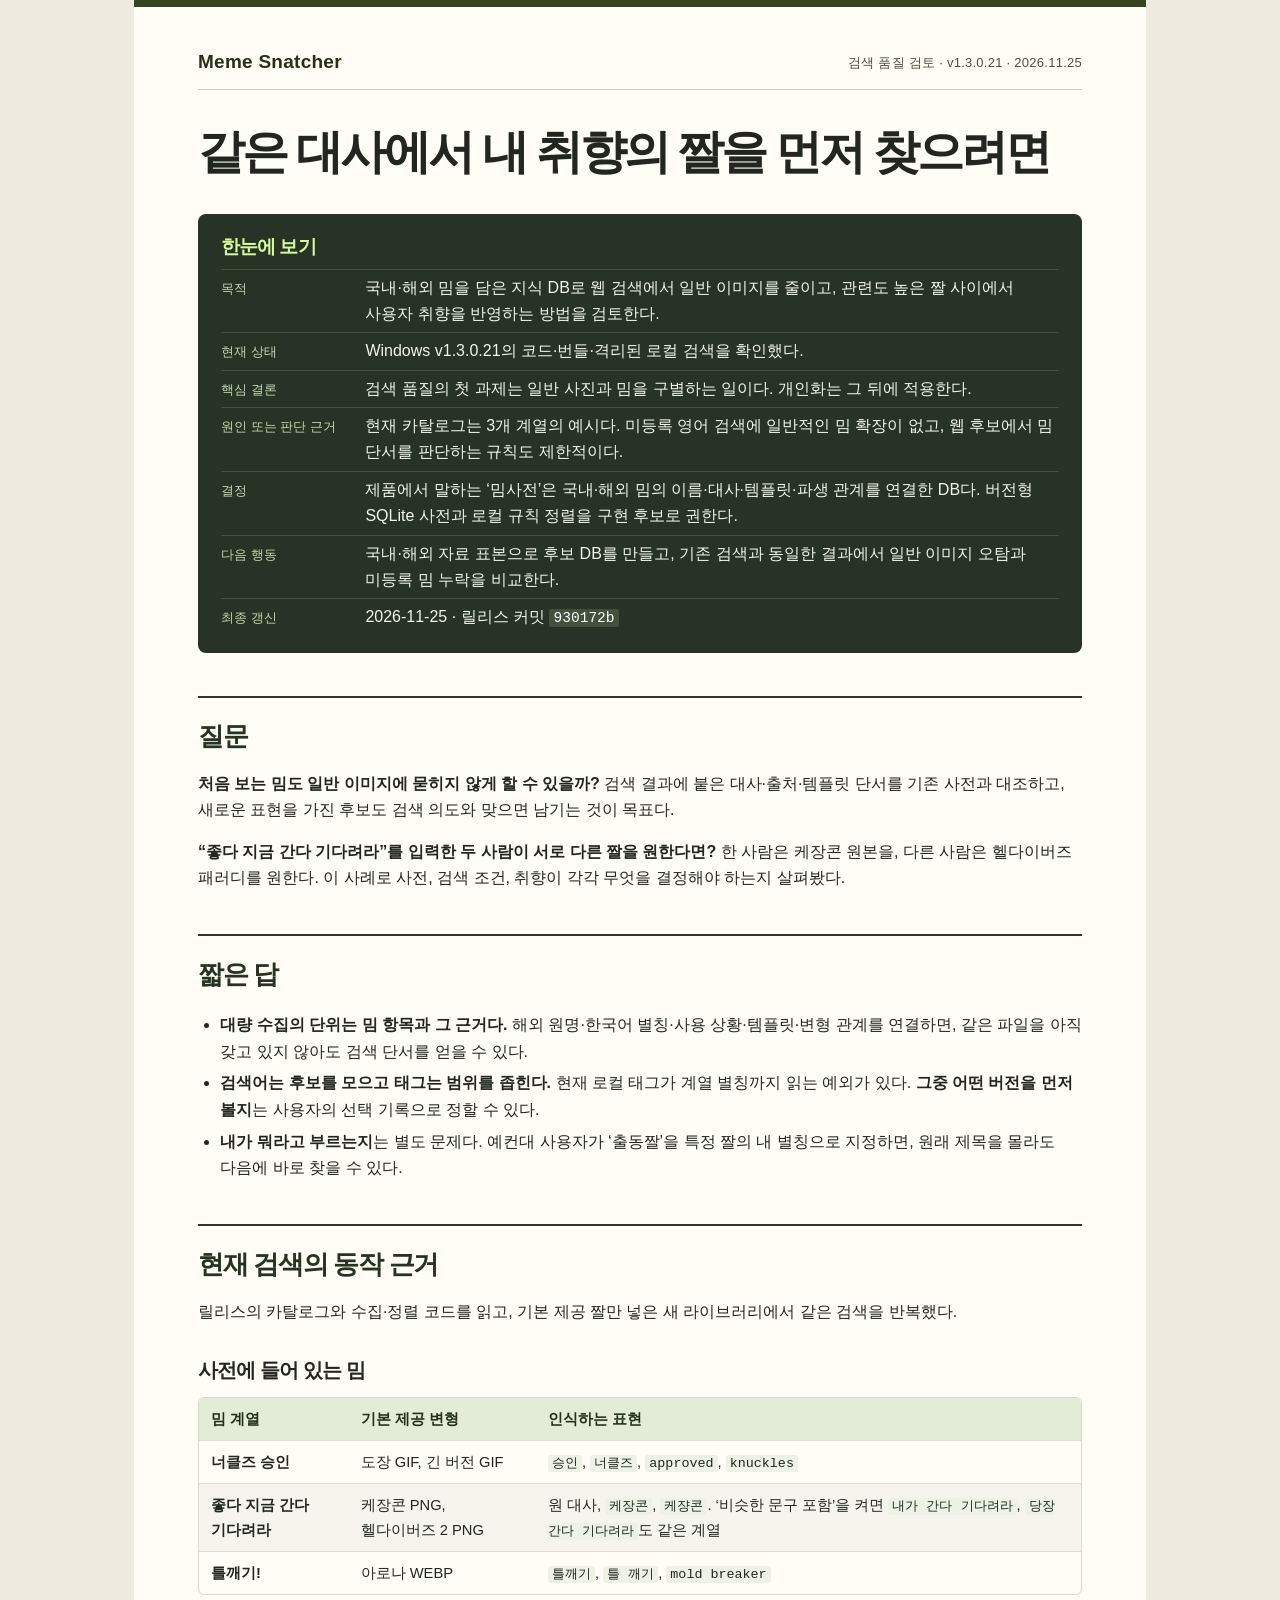
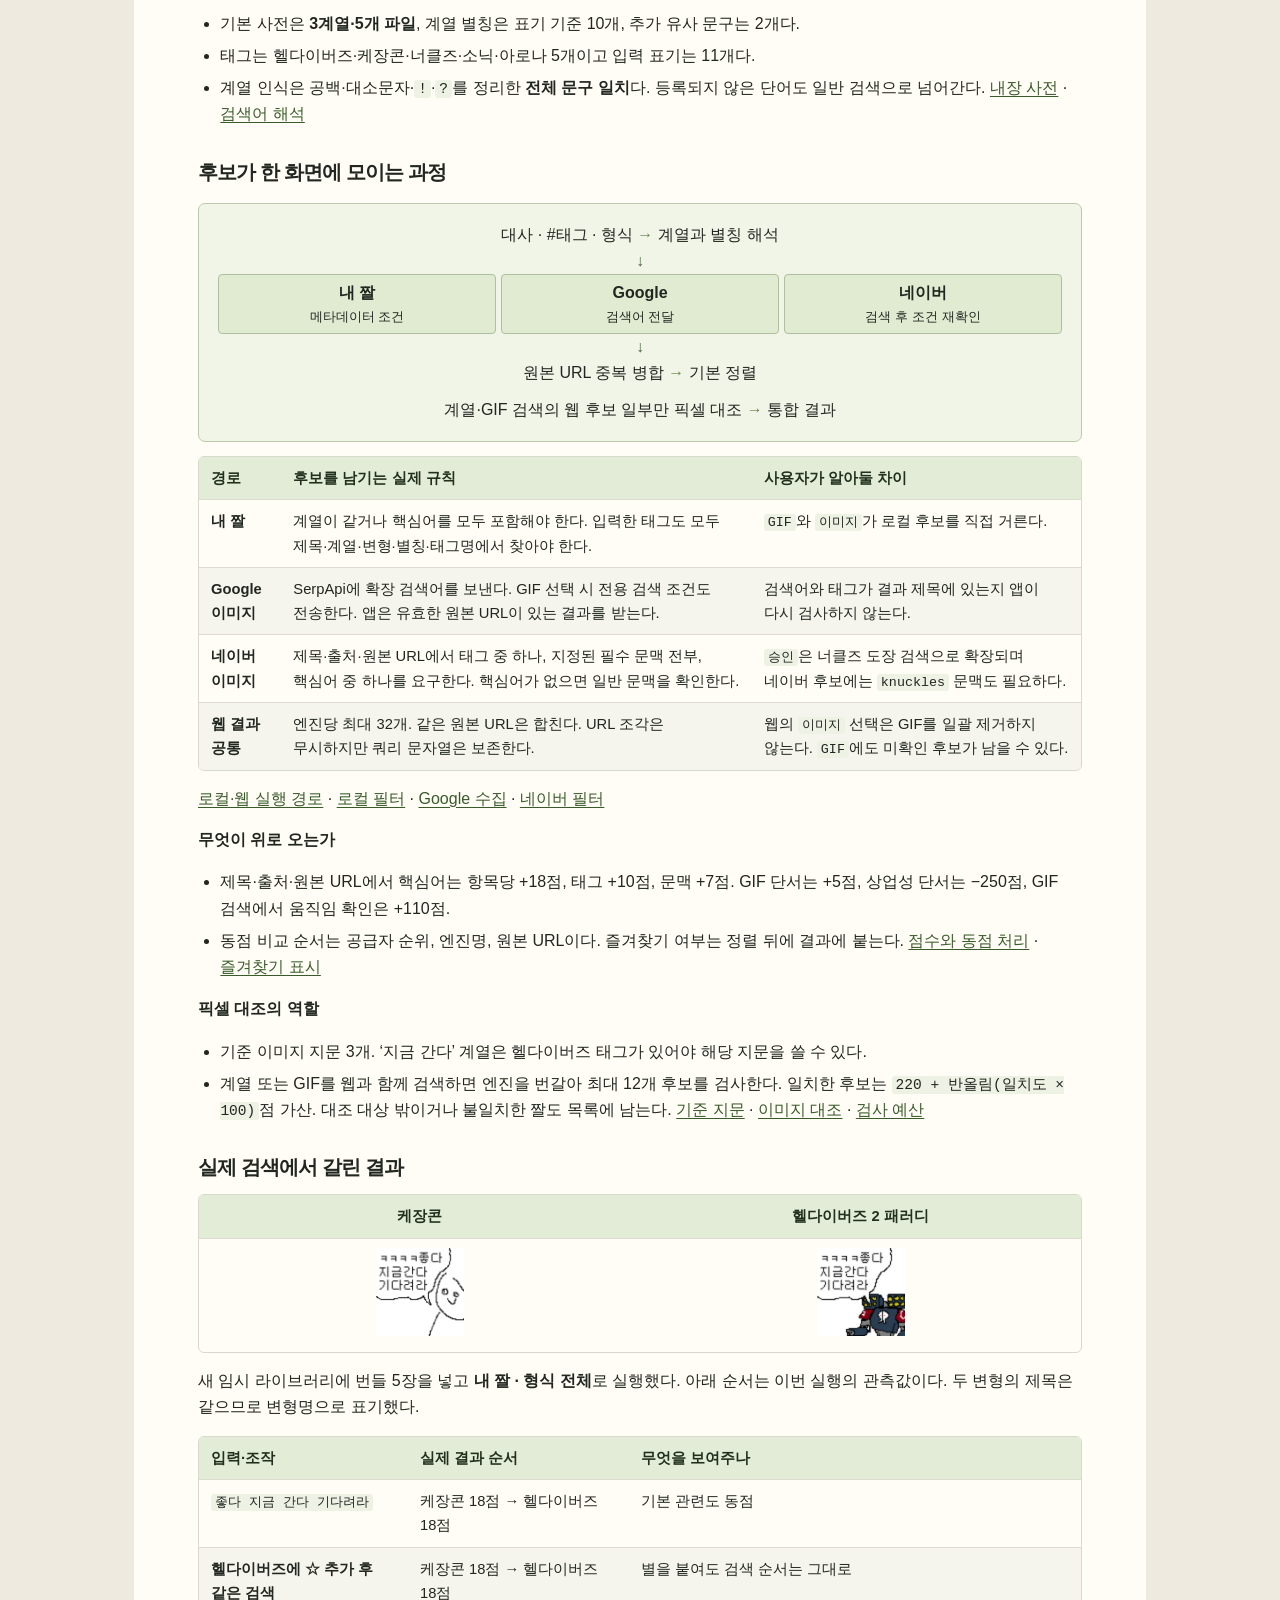
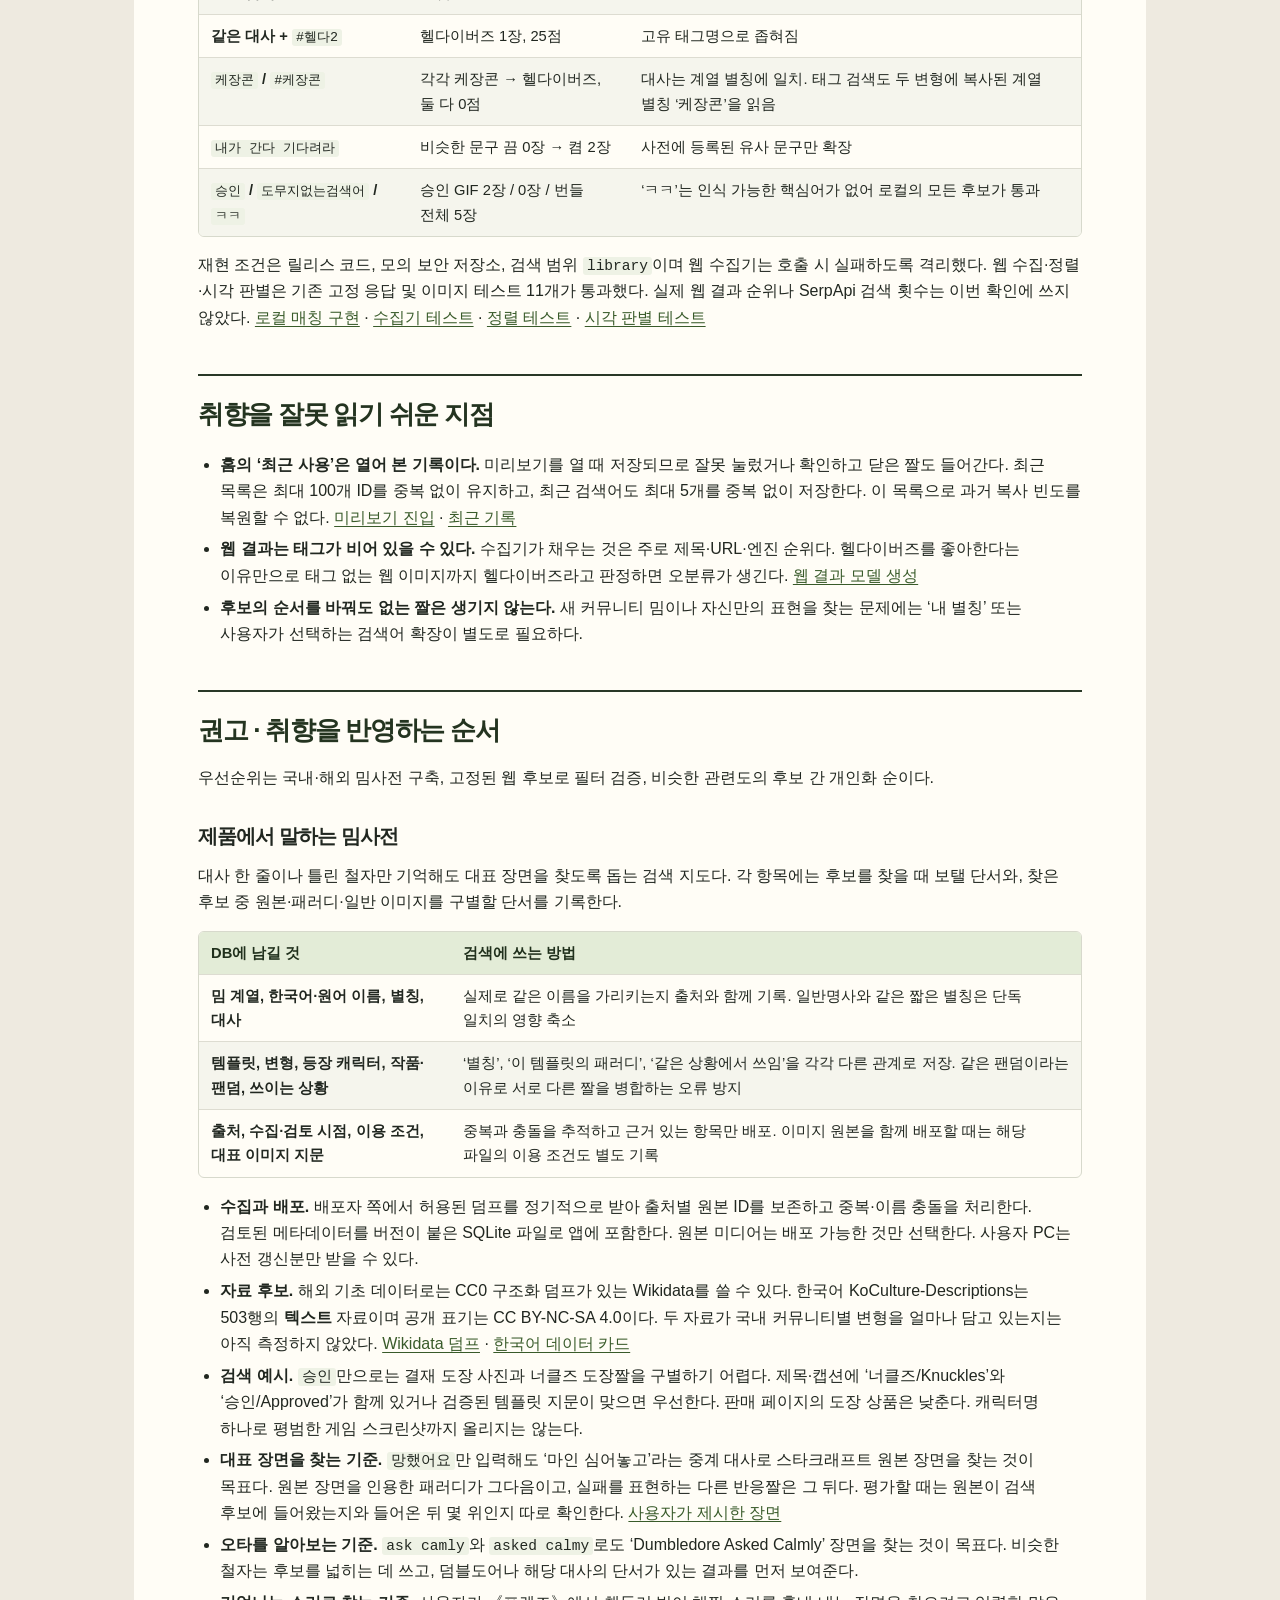
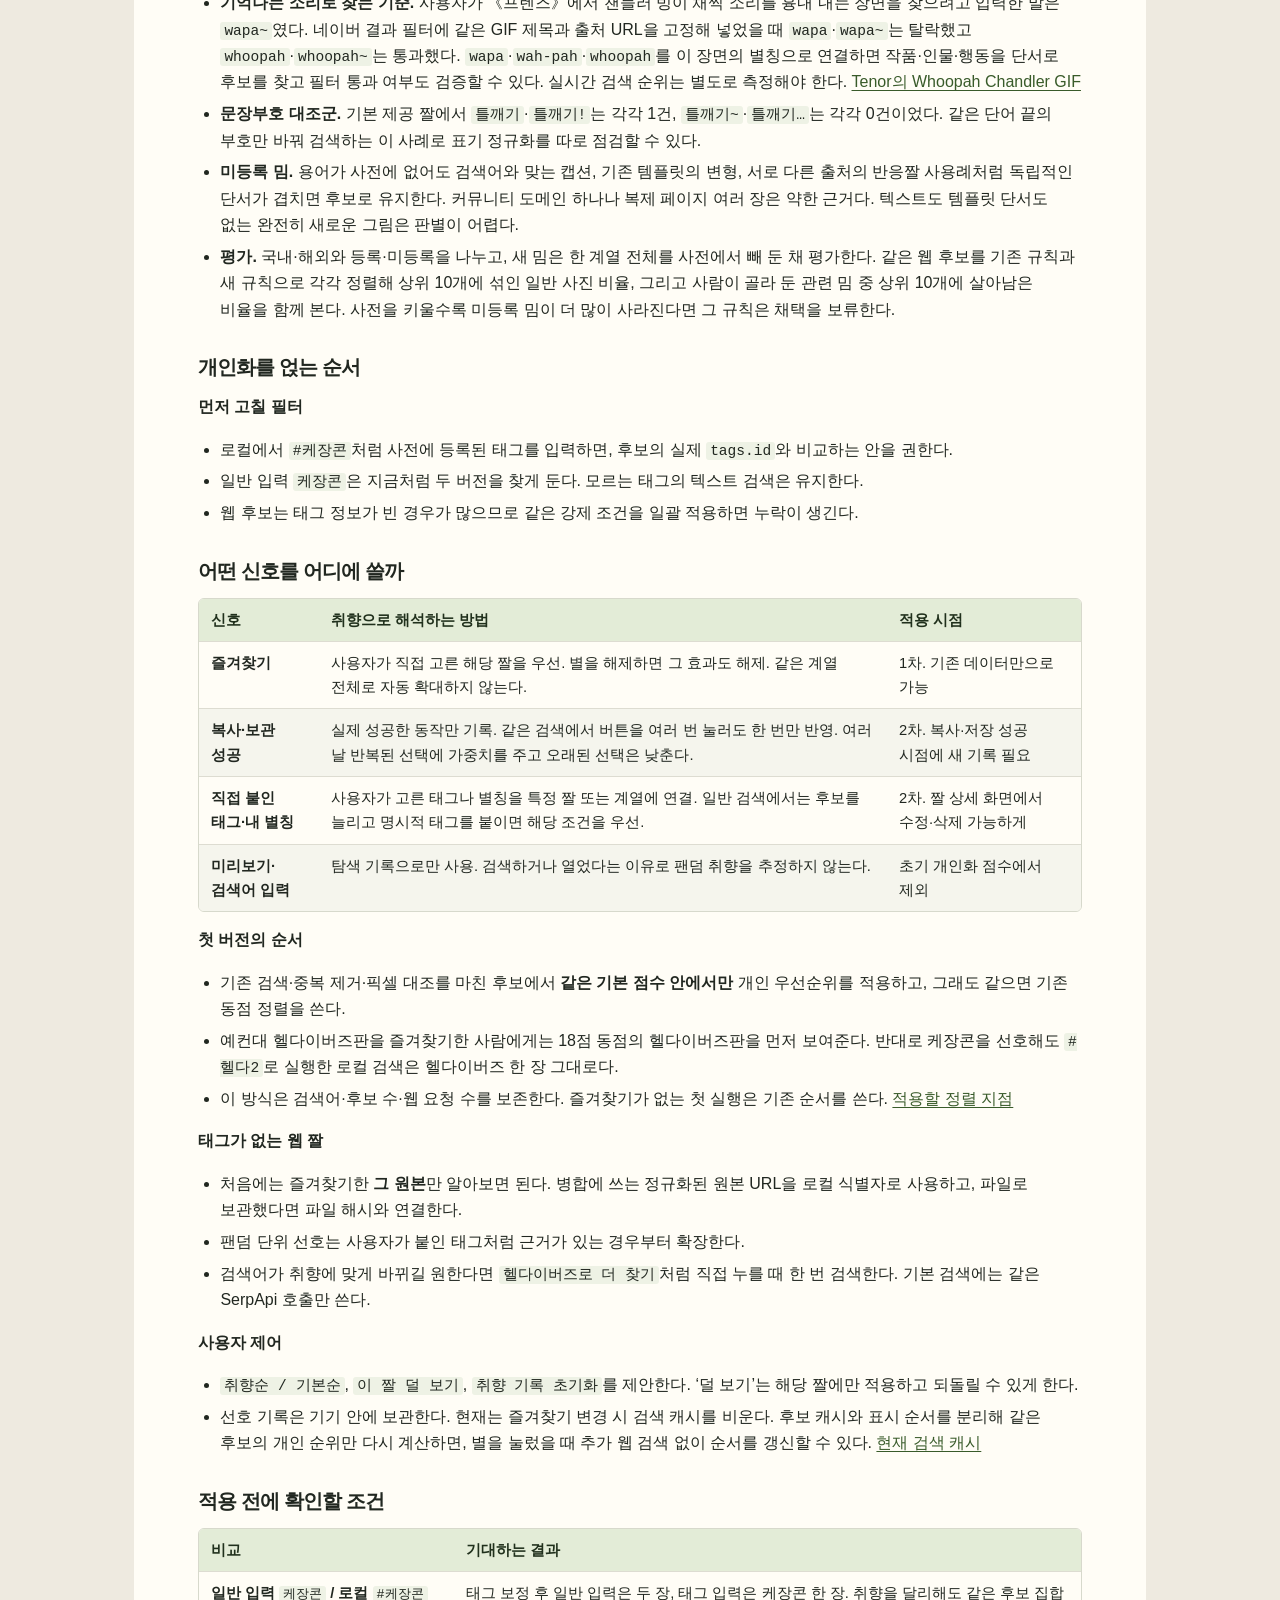
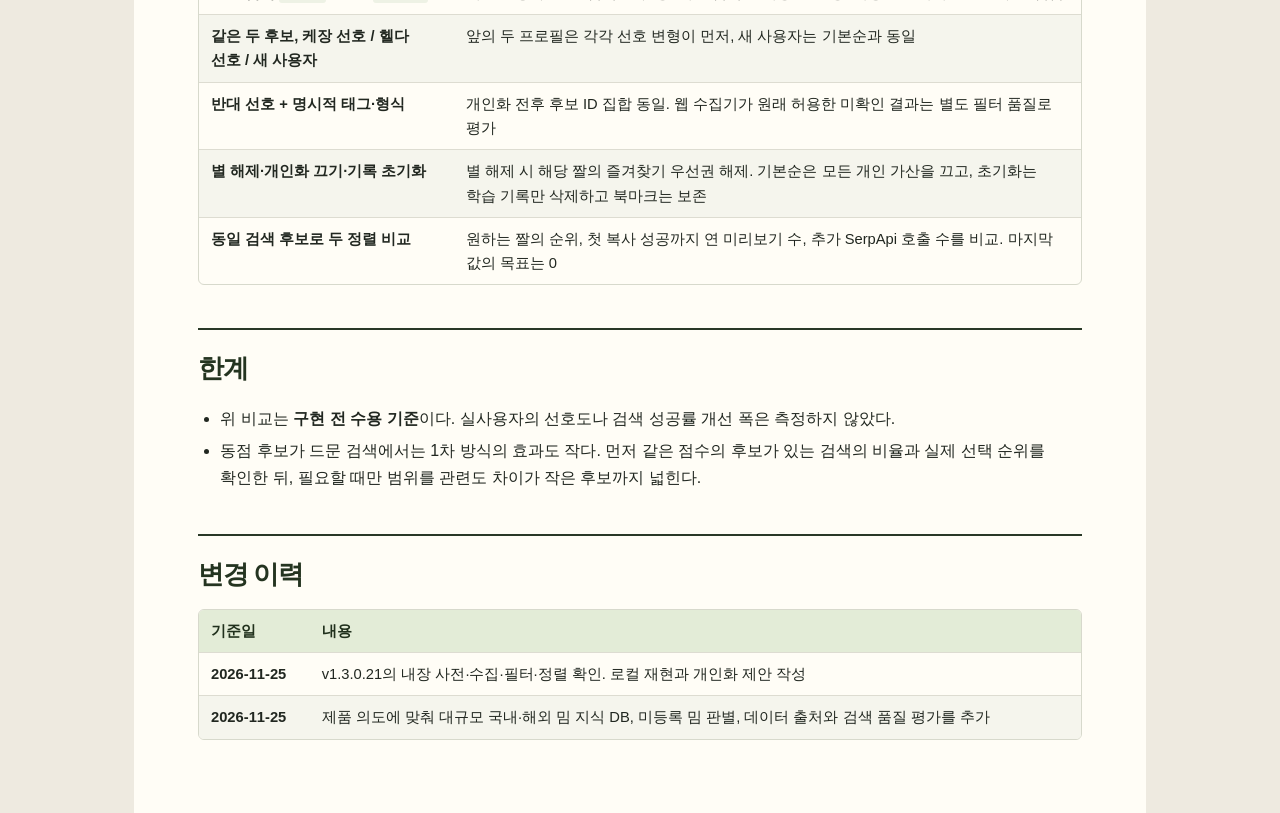
<file: docs/meme-search-preferences.html>
<!doctype html><html lang="ko"><head><meta charset="utf-8"><meta name="viewport" content="width=device-width,initial-scale=1"><title>Meme Snatcher · 밈 사전과 검색 취향</title><style>
*{box-sizing:border-box}html{color-scheme:light;background:#eeeae0;scroll-behavior:smooth}body{margin:0;color:#212720;font:16px/1.65 "Malgun Gothic","Segoe UI",sans-serif;word-break:keep-all;overflow-wrap:anywhere}main{width:min(1012px,100%);margin:auto;background:#fffdf6;padding:44px clamp(18px,5vw,68px) 58px;border-top:7px solid #344621}
header{display:flex;flex-wrap:wrap;align-items:center;justify-content:space-between;gap:6px;border-bottom:1px solid #cbd1bf;padding:0 0 15px;color:#48523c;font-size:13px;letter-spacing:.02em}header strong{font:800 19px/1.2 "Segoe UI",sans-serif;color:#253119}h1{margin:34px 0;font-size:clamp(30px,4vw,47px);line-height:1.2;letter-spacing:-.065em;max-width:20em}h2{margin:43px 0 13px;border-top:2px solid #293827;padding-top:17px;color:#243420;font-size:26px;letter-spacing:-.05em}h3{margin:28px 0 8px;font-size:20px;letter-spacing:-.045em}p{margin:10px 0 15px}ul{padding-left:1.4em}li{margin:.34em 0}a{color:#395b2a;text-underline-offset:3px}a:hover{color:#17280f}code{font: .91em "Consolas","Malgun Gothic",monospace;background:#eef2e5;padding:1px 4px;border-radius:3px}strong,b{font-weight:720}
.summary{background:#263325;color:#f3f5ed;padding:17px 23px;border-radius:8px}.summary h2{color:#d7f99d;border:0;margin:0 0 6px;padding:0;font-size:19px}.summary dl{margin:0}.summary dl div{display:grid;grid-template-columns:8.4em 1fr;gap:10px;padding:5px 0;border-top:1px solid #40513c}.summary dt{color:#c1d7ad;font-size:.84em;padding-top:3px}.summary dd{margin:0}.summary code{background:#42513c;color:white}
.table-wrap{max-width:100%;overflow-x:auto;border:1px solid #d7d9cc;border-radius:6px;margin:10px 0 15px}table{width:100%;border-collapse:collapse;text-align:left;font-size:.92em}th{background:#e3ecd7;color:#20301c;font-weight:700}td,th{padding:9px 12px;vertical-align:top}td{border-top:1px solid #dddcd1}tbody tr:nth-child(even){background:#f5f5ed}td:first-child{font-weight:650}img{width:130px;max-width:100%;height:88px;object-fit:contain}table:has(img) td,table:has(img) th{text-align:center;width:50%}.flow{border:1px solid #bdc9ae;border-radius:7px;padding:13px 19px;background:#f1f5e8;margin:14px 0}.phase{text-align:center;padding:5px 0}.phase b{color:#678449}.branches{display:grid;grid-template-columns:repeat(3,1fr);gap:5px;text-align:center}.branches div{background:#e1ebd2;border:1px solid #afbf9e;border-radius:4px;padding:5px 2px}.branches small{display:block}.branches:before,.branches:after{content:'↓';grid-column:1/-1;color:#4c6641;line-height:1}
@media(max-width:620px){body{font-size:15px}h2{font-size:23px}.summary{padding:14px}.summary dl div{grid-template-columns:1fr;gap:0}.summary dt{padding:0}td,th{padding:7px;min-width:65px}.branches small{font-size:12px}}
@media print{html,main{background:white}main{padding:0;width:auto;border-top:0}.summary{background:white;color:#111;border:1px solid #999}.summary h2,.summary dt{color:#222}.summary dl div{border-color:#ddd}.table-wrap{overflow:visible}tr,.flow,h3{break-inside:avoid}h2,h3{break-after:avoid}}
</style></head><body><main><header><strong>Meme Snatcher</strong><span>검색 품질 검토 · v1.3.0.21 · 2026.11.25</span></header><h1>같은 대사에서 내 취향의 짤을 먼저 찾으려면</h1>
<section class="summary"><h2>한눈에 보기</h2><dl><div><dt>목적</dt><dd>국내·해외 밈을 담은 지식 DB로 웹 검색에서 일반 이미지를 줄이고, 관련도 높은 짤 사이에서 사용자 취향을 반영하는 방법을 검토한다.</dd></div><div><dt>현재 상태</dt><dd>Windows v1.3.0.21의 코드·번들·격리된 로컬 검색을 확인했다.</dd></div><div><dt>핵심 결론</dt><dd>검색 품질의 첫 과제는 일반 사진과 밈을 구별하는 일이다. 개인화는 그 뒤에 적용한다.</dd></div><div><dt>원인 또는 판단 근거</dt><dd>현재 카탈로그는 3개 계열의 예시다. 미등록 영어 검색에 일반적인 밈 확장이 없고, 웹 후보에서 밈 단서를 판단하는 규칙도 제한적이다.</dd></div><div><dt>결정</dt><dd>제품에서 말하는 ‘밈사전’은 국내·해외 밈의 이름·대사·템플릿·파생 관계를 연결한 DB다. 버전형 SQLite 사전과 로컬 규칙 정렬을 구현 후보로 권한다.</dd></div><div><dt>다음 행동</dt><dd>국내·해외 자료 표본으로 후보 DB를 만들고, 기존 검색과 동일한 결과에서 일반 이미지 오탐과 미등록 밈 누락을 비교한다.</dd></div><div><dt>최종 갱신</dt><dd>2026-11-25 · 릴리스 커밋 <code>930172b</code></dd></div></dl></section>
<h2>질문</h2>
<p><strong>처음 보는 밈도 일반 이미지에 묻히지 않게 할 수 있을까?</strong> 검색 결과에 붙은 대사·출처·템플릿 단서를 기존 사전과 대조하고, 새로운 표현을 가진 후보도 검색 의도와 맞으면 남기는 것이 목표다.</p>
<p><strong>“좋다 지금 간다 기다려라”를 입력한 두 사람이 서로 다른 짤을 원한다면?</strong> 한 사람은 케장콘 원본을, 다른 사람은 헬다이버즈 패러디를 원한다. 이 사례로 사전, 검색 조건, 취향이 각각 무엇을 결정해야 하는지 살펴봤다.</p>
<h2>짧은 답</h2>
<ul>
<li><strong>대량 수집의 단위는 밈 항목과 그 근거다.</strong> 해외 원명·한국어 별칭·사용 상황·템플릿·변형 관계를 연결하면, 같은 파일을 아직 갖고 있지 않아도 검색 단서를 얻을 수 있다.</li>
<li><strong>검색어는 후보를 모으고 태그는 범위를 좁힌다.</strong> 현재 로컬 태그가 계열 별칭까지 읽는 예외가 있다. <strong>그중 어떤 버전을 먼저 볼지</strong>는 사용자의 선택 기록으로 정할 수 있다.</li>
<li><strong>내가 뭐라고 부르는지</strong>는 별도 문제다. 예컨대 사용자가 ‘출동짤’을 특정 짤의 내 별칭으로 지정하면, 원래 제목을 몰라도 다음에 바로 찾을 수 있다.</li>
</ul>
<h2>현재 검색의 동작 근거</h2>
<p>릴리스의 카탈로그와 수집·정렬 코드를 읽고, 기본 제공 짤만 넣은 새 라이브러리에서 같은 검색을 반복했다.</p>
<h3>사전에 들어 있는 밈</h3>
<div class="table-wrap"><table>
<thead>
<tr>
<th>밈 계열</th>
<th>기본 제공 변형</th>
<th>인식하는 표현</th>
</tr>
</thead>
<tbody>
<tr>
<td>너클즈 승인</td>
<td>도장 GIF, 긴 버전 GIF</td>
<td><code>승인</code>, <code>너클즈</code>, <code>approved</code>, <code>knuckles</code></td>
</tr>
<tr>
<td>좋다 지금 간다 기다려라</td>
<td>케장콘 PNG, 헬다이버즈 2 PNG</td>
<td>원 대사, <code>케장콘</code>, <code>케쟝콘</code>. ‘비슷한 문구 포함’을 켜면 <code>내가 간다 기다려라</code>, <code>당장 간다 기다려라</code>도 같은 계열</td>
</tr>
<tr>
<td>틀깨기!</td>
<td>아로나 WEBP</td>
<td><code>틀깨기</code>, <code>틀 깨기</code>, <code>mold breaker</code></td>
</tr>
</tbody>
</table></div>
<ul>
<li>기본 사전은 <strong>3계열·5개 파일</strong>, 계열 별칭은 표기 기준 10개, 추가 유사 문구는 2개다.</li>
<li>태그는 헬다이버즈·케장콘·너클즈·소닉·아로나 5개이고 입력 표기는 11개다.</li>
<li>계열 인식은 공백·대소문자·<code>!</code>·<code>?</code>를 정리한 <strong>전체 문구 일치</strong>다. 등록되지 않은 단어도 일반 검색으로 넘어간다. <a href="https://github.com/JJHbrams/meme-searcher/blob/v1.3.0.21/lib/core/catalog.dart#L33">내장 사전</a> · <a href="https://github.com/JJHbrams/meme-searcher/blob/v1.3.0.21/lib/core/query_plan.dart#L47">검색어 해석</a></li>
</ul>
<h3>후보가 한 화면에 모이는 과정</h3>
<div class="flow" aria-label="검색 경로">
<div class="phase">대사 · #태그 · 형식 <b>→</b> 계열과 별칭 해석</div>
<div class="branches"><div><b>내 짤</b><small>메타데이터 조건</small></div><div><b>Google</b><small>검색어 전달</small></div><div><b>네이버</b><small>검색 후 조건 재확인</small></div></div>
<div class="phase">원본 URL 중복 병합 <b>→</b> 기본 정렬</div>
<div class="phase">계열·GIF 검색의 웹 후보 일부만 픽셀 대조 <b>→</b> 통합 결과</div></div>

<div class="table-wrap"><table>
<thead>
<tr>
<th>경로</th>
<th>후보를 남기는 실제 규칙</th>
<th>사용자가 알아둘 차이</th>
</tr>
</thead>
<tbody>
<tr>
<td>내 짤</td>
<td>계열이 같거나 핵심어를 모두 포함해야 한다. 입력한 태그도 모두 제목·계열·변형·별칭·태그명에서 찾아야 한다.</td>
<td><code>GIF</code>와 <code>이미지</code>가 로컬 후보를 직접 거른다.</td>
</tr>
<tr>
<td>Google 이미지</td>
<td>SerpApi에 확장 검색어를 보낸다. GIF 선택 시 전용 검색 조건도 전송한다. 앱은 유효한 원본 URL이 있는 결과를 받는다.</td>
<td>검색어와 태그가 결과 제목에 있는지 앱이 다시 검사하지 않는다.</td>
</tr>
<tr>
<td>네이버 이미지</td>
<td>제목·출처·원본 URL에서 태그 중 하나, 지정된 필수 문맥 전부, 핵심어 중 하나를 요구한다. 핵심어가 없으면 일반 문맥을 확인한다.</td>
<td><code>승인</code>은 너클즈 도장 검색으로 확장되며 네이버 후보에는 <code>knuckles</code> 문맥도 필요하다.</td>
</tr>
<tr>
<td>웹 결과 공통</td>
<td>엔진당 최대 32개. 같은 원본 URL은 합친다. URL 조각은 무시하지만 쿼리 문자열은 보존한다.</td>
<td>웹의 <code>이미지</code> 선택은 GIF를 일괄 제거하지 않는다. <code>GIF</code>에도 미확인 후보가 남을 수 있다.</td>
</tr>
</tbody>
</table></div>
<p><a href="https://github.com/JJHbrams/meme-searcher/blob/v1.3.0.21/lib/core/device_app_services.dart#L87">로컬·웹 실행 경로</a> · <a href="https://github.com/JJHbrams/meme-searcher/blob/v1.3.0.21/lib/core/device_app_services.dart#L275">로컬 필터</a> · <a href="https://github.com/JJHbrams/meme-searcher/blob/v1.3.0.21/lib/core/web_collectors.dart#L142">Google 수집</a> · <a href="https://github.com/JJHbrams/meme-searcher/blob/v1.3.0.21/lib/core/web_collectors.dart#L327">네이버 필터</a></p>
<p><strong>무엇이 위로 오는가</strong></p>
<ul>
<li>제목·출처·원본 URL에서 핵심어는 항목당 +18점, 태그 +10점, 문맥 +7점. GIF 단서는 +5점, 상업성 단서는 −250점, GIF 검색에서 움직임 확인은 +110점.</li>
<li>동점 비교 순서는 공급자 순위, 엔진명, 원본 URL이다. 즐겨찾기 여부는 정렬 뒤에 결과에 붙는다. <a href="https://github.com/JJHbrams/meme-searcher/blob/v1.3.0.21/lib/core/ranking_service.dart#L74">점수와 동점 처리</a> · <a href="https://github.com/JJHbrams/meme-searcher/blob/v1.3.0.21/lib/core/device_app_services.dart#L163">즐겨찾기 표시</a></li>
</ul>
<p><strong>픽셀 대조의 역할</strong></p>
<ul>
<li>기준 이미지 지문 3개. ‘지금 간다’ 계열은 헬다이버즈 태그가 있어야 해당 지문을 쓸 수 있다.</li>
<li>계열 또는 GIF를 웹과 함께 검색하면 엔진을 번갈아 최대 12개 후보를 검사한다. 일치한 후보는 <code>220 + 반올림(일치도 × 100)</code>점 가산. 대조 대상 밖이거나 불일치한 짤도 목록에 남는다. <a href="https://github.com/JJHbrams/meme-searcher/blob/v1.3.0.21/assets/meme-signatures.json">기준 지문</a> · <a href="https://github.com/JJHbrams/meme-searcher/blob/v1.3.0.21/lib/core/visual_matcher.dart#L70">이미지 대조</a> · <a href="https://github.com/JJHbrams/meme-searcher/blob/v1.3.0.21/lib/core/device_app_services.dart#L190">검사 예산</a></li>
</ul>
<h3>실제 검색에서 갈린 결과</h3>
<div class="table-wrap"><table>
<thead>
<tr>
<th>케장콘</th>
<th>헬다이버즈 2 패러디</th>
</tr>
</thead>
<tbody>
<tr>
<td><img alt="케장콘 원본" src="../assets/seed-assets/kejang-coming-ruliweb.png" /></td>
<td><img alt="헬다이버즈 패러디" src="../assets/seed-assets/helldivers-coming-arca.png" /></td>
</tr>
</tbody>
</table></div>
<p>새 임시 라이브러리에 번들 5장을 넣고 <strong>내 짤 · 형식 전체</strong>로 실행했다. 아래 순서는 이번 실행의 관측값이다. 두 변형의 제목은 같으므로 변형명으로 표기했다.</p>
<div class="table-wrap"><table>
<thead>
<tr>
<th>입력·조작</th>
<th>실제 결과 순서</th>
<th>무엇을 보여주나</th>
</tr>
</thead>
<tbody>
<tr>
<td><code>좋다 지금 간다 기다려라</code></td>
<td>케장콘 18점 → 헬다이버즈 18점</td>
<td>기본 관련도 동점</td>
</tr>
<tr>
<td>헬다이버즈에 ☆ 추가 후 같은 검색</td>
<td>케장콘 18점 → 헬다이버즈 18점</td>
<td>별을 붙여도 검색 순서는 그대로</td>
</tr>
<tr>
<td>같은 대사 + <code>#헬다2</code></td>
<td>헬다이버즈 1장, 25점</td>
<td>고유 태그명으로 좁혀짐</td>
</tr>
<tr>
<td><code>케장콘</code> / <code>#케장콘</code></td>
<td>각각 케장콘 → 헬다이버즈, 둘 다 0점</td>
<td>대사는 계열 별칭에 일치. 태그 검색도 두 변형에 복사된 계열 별칭 ‘케장콘’을 읽음</td>
</tr>
<tr>
<td><code>내가 간다 기다려라</code></td>
<td>비슷한 문구 끔 0장 → 켬 2장</td>
<td>사전에 등록된 유사 문구만 확장</td>
</tr>
<tr>
<td><code>승인</code> / <code>도무지없는검색어</code> / <code>ㅋㅋ</code></td>
<td>승인 GIF 2장 / 0장 / 번들 전체 5장</td>
<td>‘ㅋㅋ’는 인식 가능한 핵심어가 없어 로컬의 모든 후보가 통과</td>
</tr>
</tbody>
</table></div>
<p>재현 조건은 릴리스 코드, 모의 보안 저장소, 검색 범위 <code>library</code>이며 웹 수집기는 호출 시 실패하도록 격리했다. 웹 수집·정렬·시각 판별은 기존 고정 응답 및 이미지 테스트 11개가 통과했다. 실제 웹 결과 순위나 SerpApi 검색 횟수는 이번 확인에 쓰지 않았다. <a href="https://github.com/JJHbrams/meme-searcher/blob/v1.3.0.21/lib/core/device_app_services.dart#L275">로컬 매칭 구현</a> · <a href="https://github.com/JJHbrams/meme-searcher/blob/v1.3.0.21/test/core/web_collectors_test.dart">수집기 테스트</a> · <a href="https://github.com/JJHbrams/meme-searcher/blob/v1.3.0.21/test/core/ranking_service_test.dart">정렬 테스트</a> · <a href="https://github.com/JJHbrams/meme-searcher/blob/v1.3.0.21/test/core/visual_matcher_test.dart">시각 판별 테스트</a></p>
<h2>취향을 잘못 읽기 쉬운 지점</h2>
<ul>
<li><strong>홈의 ‘최근 사용’은 열어 본 기록이다.</strong> 미리보기를 열 때 저장되므로 잘못 눌렀거나 확인하고 닫은 짤도 들어간다. 최근 목록은 최대 100개 ID를 중복 없이 유지하고, 최근 검색어도 최대 5개를 중복 없이 저장한다. 이 목록으로 과거 복사 빈도를 복원할 수 없다. <a href="https://github.com/JJHbrams/meme-searcher/blob/v1.3.0.21/lib/ui/screens/search_screen.dart#L294">미리보기 진입</a> · <a href="https://github.com/JJHbrams/meme-searcher/blob/v1.3.0.21/lib/core/local_library_store.dart#L123">최근 기록</a></li>
<li><strong>웹 결과는 태그가 비어 있을 수 있다.</strong> 수집기가 채우는 것은 주로 제목·URL·엔진 순위다. 헬다이버즈를 좋아한다는 이유만으로 태그 없는 웹 이미지까지 헬다이버즈라고 판정하면 오분류가 생긴다. <a href="https://github.com/JJHbrams/meme-searcher/blob/v1.3.0.21/lib/core/web_collectors.dart#L196">웹 결과 모델 생성</a></li>
<li><strong>후보의 순서를 바꿔도 없는 짤은 생기지 않는다.</strong> 새 커뮤니티 밈이나 자신만의 표현을 찾는 문제에는 ‘내 별칭’ 또는 사용자가 선택하는 검색어 확장이 별도로 필요하다.</li>
</ul>
<h2>권고 · 취향을 반영하는 순서</h2>
<p>우선순위는 국내·해외 밈사전 구축, 고정된 웹 후보로 필터 검증, 비슷한 관련도의 후보 간 개인화 순이다.</p>
<h3>제품에서 말하는 밈사전</h3>
<p>대사 한 줄이나 틀린 철자만 기억해도 대표 장면을 찾도록 돕는 검색 지도다. 각 항목에는 후보를 찾을 때 보탤 단서와, 찾은 후보 중 원본·패러디·일반 이미지를 구별할 단서를 기록한다.</p>
<div class="table-wrap"><table>
<thead>
<tr>
<th>DB에 남길 것</th>
<th>검색에 쓰는 방법</th>
</tr>
</thead>
<tbody>
<tr>
<td>밈 계열, 한국어·원어 이름, 별칭, 대사</td>
<td>실제로 같은 이름을 가리키는지 출처와 함께 기록. 일반명사와 같은 짧은 별칭은 단독 일치의 영향 축소</td>
</tr>
<tr>
<td>템플릿, 변형, 등장 캐릭터, 작품·팬덤, 쓰이는 상황</td>
<td>‘별칭’, ‘이 템플릿의 패러디’, ‘같은 상황에서 쓰임’을 각각 다른 관계로 저장. 같은 팬덤이라는 이유로 서로 다른 짤을 병합하는 오류 방지</td>
</tr>
<tr>
<td>출처, 수집·검토 시점, 이용 조건, 대표 이미지 지문</td>
<td>중복과 충돌을 추적하고 근거 있는 항목만 배포. 이미지 원본을 함께 배포할 때는 해당 파일의 이용 조건도 별도 기록</td>
</tr>
</tbody>
</table></div>
<ul>
<li><strong>수집과 배포.</strong> 배포자 쪽에서 허용된 덤프를 정기적으로 받아 출처별 원본 ID를 보존하고 중복·이름 충돌을 처리한다. 검토된 메타데이터를 버전이 붙은 SQLite 파일로 앱에 포함한다. 원본 미디어는 배포 가능한 것만 선택한다. 사용자 PC는 사전 갱신분만 받을 수 있다.</li>
<li><strong>자료 후보.</strong> 해외 기초 데이터로는 CC0 구조화 덤프가 있는 Wikidata를 쓸 수 있다. 한국어 KoCulture-Descriptions는 503행의 <strong>텍스트</strong> 자료이며 공개 표기는 CC BY-NC-SA 4.0이다. 두 자료가 국내 커뮤니티별 변형을 얼마나 담고 있는지는 아직 측정하지 않았다. <a href="https://www.wikidata.org/wiki/Wikidata:Database_download">Wikidata 덤프</a> · <a href="https://huggingface.co/datasets/huggingface-KREW/KoCulture-Descriptions">한국어 데이터 카드</a></li>
<li><strong>검색 예시.</strong> <code>승인</code>만으로는 결재 도장 사진과 너클즈 도장짤을 구별하기 어렵다. 제목·캡션에 ‘너클즈/Knuckles’와 ‘승인/Approved’가 함께 있거나 검증된 템플릿 지문이 맞으면 우선한다. 판매 페이지의 도장 상품은 낮춘다. 캐릭터명 하나로 평범한 게임 스크린샷까지 올리지는 않는다.</li>
<li><strong>대표 장면을 찾는 기준.</strong> <code>망했어요</code>만 입력해도 ‘마인 심어놓고’라는 중계 대사로 스타크래프트 원본 장면을 찾는 것이 목표다. 원본 장면을 인용한 패러디가 그다음이고, 실패를 표현하는 다른 반응짤은 그 뒤다. 평가할 때는 원본이 검색 후보에 들어왔는지와 들어온 뒤 몇 위인지 따로 확인한다. <a href="https://namu.wiki/w/망했어요">사용자가 제시한 장면</a></li>
<li><strong>오타를 알아보는 기준.</strong> <code>ask camly</code>와 <code>asked calmy</code>로도 ‘Dumbledore Asked Calmly’ 장면을 찾는 것이 목표다. 비슷한 철자는 후보를 넓히는 데 쓰고, 덤블도어나 해당 대사의 단서가 있는 결과를 먼저 보여준다.</li>
<li><strong>기억나는 소리로 찾는 기준.</strong> 사용자가 《프렌즈》에서 챈들러 빙이 채찍 소리를 흉내 내는 장면을 찾으려고 입력한 말은 <code>wapa~</code>였다. 네이버 결과 필터에 같은 GIF 제목과 출처 URL을 고정해 넣었을 때 <code>wapa</code>·<code>wapa~</code>는 탈락했고 <code>whoopah</code>·<code>whoopah~</code>는 통과했다. <code>wapa</code>·<code>wah-pah</code>·<code>whoopah</code>를 이 장면의 별칭으로 연결하면 작품·인물·행동을 단서로 후보를 찾고 필터 통과 여부도 검증할 수 있다. 실시간 검색 순위는 별도로 측정해야 한다. <a href="https://tenor.com/view/whoopah-chandler-friends-woop-gif-9170443">Tenor의 Whoopah Chandler GIF</a></li>
<li><strong>문장부호 대조군.</strong> 기본 제공 짤에서 <code>틀깨기</code>·<code>틀깨기!</code>는 각각 1건, <code>틀깨기~</code>·<code>틀깨기…</code>는 각각 0건이었다. 같은 단어 끝의 부호만 바꿔 검색하는 이 사례로 표기 정규화를 따로 점검할 수 있다.</li>
<li><strong>미등록 밈.</strong> 용어가 사전에 없어도 검색어와 맞는 캡션, 기존 템플릿의 변형, 서로 다른 출처의 반응짤 사용례처럼 독립적인 단서가 겹치면 후보로 유지한다. 커뮤니티 도메인 하나나 복제 페이지 여러 장은 약한 근거다. 텍스트도 템플릿 단서도 없는 완전히 새로운 그림은 판별이 어렵다.</li>
<li><strong>평가.</strong> 국내·해외와 등록·미등록을 나누고, 새 밈은 한 계열 전체를 사전에서 빼 둔 채 평가한다. 같은 웹 후보를 기존 규칙과 새 규칙으로 각각 정렬해 상위 10개에 섞인 일반 사진 비율, 그리고 사람이 골라 둔 관련 밈 중 상위 10개에 살아남은 비율을 함께 본다. 사전을 키울수록 미등록 밈이 더 많이 사라진다면 그 규칙은 채택을 보류한다.</li>
</ul>
<h3>개인화를 얹는 순서</h3>
<p><strong>먼저 고칠 필터</strong></p>
<ul>
<li>로컬에서 <code>#케장콘</code>처럼 사전에 등록된 태그를 입력하면, 후보의 실제 <code>tags.id</code>와 비교하는 안을 권한다.</li>
<li>일반 입력 <code>케장콘</code>은 지금처럼 두 버전을 찾게 둔다. 모르는 태그의 텍스트 검색은 유지한다.</li>
<li>웹 후보는 태그 정보가 빈 경우가 많으므로 같은 강제 조건을 일괄 적용하면 누락이 생긴다.</li>
</ul>
<h3>어떤 신호를 어디에 쓸까</h3>
<div class="table-wrap"><table>
<thead>
<tr>
<th>신호</th>
<th>취향으로 해석하는 방법</th>
<th>적용 시점</th>
</tr>
</thead>
<tbody>
<tr>
<td>즐겨찾기</td>
<td>사용자가 직접 고른 해당 짤을 우선. 별을 해제하면 그 효과도 해제. 같은 계열 전체로 자동 확대하지 않는다.</td>
<td>1차. 기존 데이터만으로 가능</td>
</tr>
<tr>
<td>복사·보관 성공</td>
<td>실제 성공한 동작만 기록. 같은 검색에서 버튼을 여러 번 눌러도 한 번만 반영. 여러 날 반복된 선택에 가중치를 주고 오래된 선택은 낮춘다.</td>
<td>2차. 복사·저장 성공 시점에 새 기록 필요</td>
</tr>
<tr>
<td>직접 붙인 태그·내 별칭</td>
<td>사용자가 고른 태그나 별칭을 특정 짤 또는 계열에 연결. 일반 검색에서는 후보를 늘리고 명시적 태그를 붙이면 해당 조건을 우선.</td>
<td>2차. 짤 상세 화면에서 수정·삭제 가능하게</td>
</tr>
<tr>
<td>미리보기·검색어 입력</td>
<td>탐색 기록으로만 사용. 검색하거나 열었다는 이유로 팬덤 취향을 추정하지 않는다.</td>
<td>초기 개인화 점수에서 제외</td>
</tr>
</tbody>
</table></div>
<p><strong>첫 버전의 순서</strong></p>
<ul>
<li>기존 검색·중복 제거·픽셀 대조를 마친 후보에서 <strong>같은 기본 점수 안에서만</strong> 개인 우선순위를 적용하고, 그래도 같으면 기존 동점 정렬을 쓴다.</li>
<li>예컨대 헬다이버즈판을 즐겨찾기한 사람에게는 18점 동점의 헬다이버즈판을 먼저 보여준다. 반대로 케장콘을 선호해도 <code>#헬다2</code>로 실행한 로컬 검색은 헬다이버즈 한 장 그대로다.</li>
<li>이 방식은 검색어·후보 수·웹 요청 수를 보존한다. 즐겨찾기가 없는 첫 실행은 기존 순서를 쓴다. <a href="https://github.com/JJHbrams/meme-searcher/blob/v1.3.0.21/lib/core/ranking_service.dart#L42">적용할 정렬 지점</a></li>
</ul>
<p><strong>태그가 없는 웹 짤</strong></p>
<ul>
<li>처음에는 즐겨찾기한 <strong>그 원본</strong>만 알아보면 된다. 병합에 쓰는 정규화된 원본 URL을 로컬 식별자로 사용하고, 파일로 보관했다면 파일 해시와 연결한다.</li>
<li>팬덤 단위 선호는 사용자가 붙인 태그처럼 근거가 있는 경우부터 확장한다.</li>
<li>검색어가 취향에 맞게 바뀌길 원한다면 <code>헬다이버즈로 더 찾기</code>처럼 직접 누를 때 한 번 검색한다. 기본 검색에는 같은 SerpApi 호출만 쓴다.</li>
</ul>
<p><strong>사용자 제어</strong></p>
<ul>
<li><code>취향순 / 기본순</code>, <code>이 짤 덜 보기</code>, <code>취향 기록 초기화</code>를 제안한다. ‘덜 보기’는 해당 짤에만 적용하고 되돌릴 수 있게 한다.</li>
<li>선호 기록은 기기 안에 보관한다. 현재는 즐겨찾기 변경 시 검색 캐시를 비운다. 후보 캐시와 표시 순서를 분리해 같은 후보의 개인 순위만 다시 계산하면, 별을 눌렀을 때 추가 웹 검색 없이 순서를 갱신할 수 있다. <a href="https://github.com/JJHbrams/meme-searcher/blob/v1.3.0.21/lib/core/device_app_services.dart#L91">현재 검색 캐시</a></li>
</ul>
<h3>적용 전에 확인할 조건</h3>
<div class="table-wrap"><table>
<thead>
<tr>
<th>비교</th>
<th>기대하는 결과</th>
</tr>
</thead>
<tbody>
<tr>
<td>일반 입력 <code>케장콘</code> / 로컬 <code>#케장콘</code></td>
<td>태그 보정 후 일반 입력은 두 장, 태그 입력은 케장콘 한 장. 취향을 달리해도 같은 후보 집합</td>
</tr>
<tr>
<td>같은 두 후보, 케장 선호 / 헬다 선호 / 새 사용자</td>
<td>앞의 두 프로필은 각각 선호 변형이 먼저, 새 사용자는 기본순과 동일</td>
</tr>
<tr>
<td>반대 선호 + 명시적 태그·형식</td>
<td>개인화 전후 후보 ID 집합 동일. 웹 수집기가 원래 허용한 미확인 결과는 별도 필터 품질로 평가</td>
</tr>
<tr>
<td>별 해제·개인화 끄기·기록 초기화</td>
<td>별 해제 시 해당 짤의 즐겨찾기 우선권 해제. 기본순은 모든 개인 가산을 끄고, 초기화는 학습 기록만 삭제하고 북마크는 보존</td>
</tr>
<tr>
<td>동일 검색 후보로 두 정렬 비교</td>
<td>원하는 짤의 순위, 첫 복사 성공까지 연 미리보기 수, 추가 SerpApi 호출 수를 비교. 마지막 값의 목표는 0</td>
</tr>
</tbody>
</table></div>
<h2>한계</h2>
<ul>
<li>위 비교는 <strong>구현 전 수용 기준</strong>이다. 실사용자의 선호도나 검색 성공률 개선 폭은 측정하지 않았다.</li>
<li>동점 후보가 드문 검색에서는 1차 방식의 효과도 작다. 먼저 같은 점수의 후보가 있는 검색의 비율과 실제 선택 순위를 확인한 뒤, 필요할 때만 범위를 관련도 차이가 작은 후보까지 넓힌다.</li>
</ul>
<h2>변경 이력</h2>
<div class="table-wrap"><table>
<thead>
<tr>
<th>기준일</th>
<th>내용</th>
</tr>
</thead>
<tbody>
<tr>
<td>2026-11-25</td>
<td>v1.3.0.21의 내장 사전·수집·필터·정렬 확인. 로컬 재현과 개인화 제안 작성</td>
</tr>
<tr>
<td>2026-11-25</td>
<td>제품 의도에 맞춰 대규모 국내·해외 밈 지식 DB, 미등록 밈 판별, 데이터 출처와 검색 품질 평가를 추가</td>
</tr>
</tbody>
</table></div></main></body></html>
</file>
